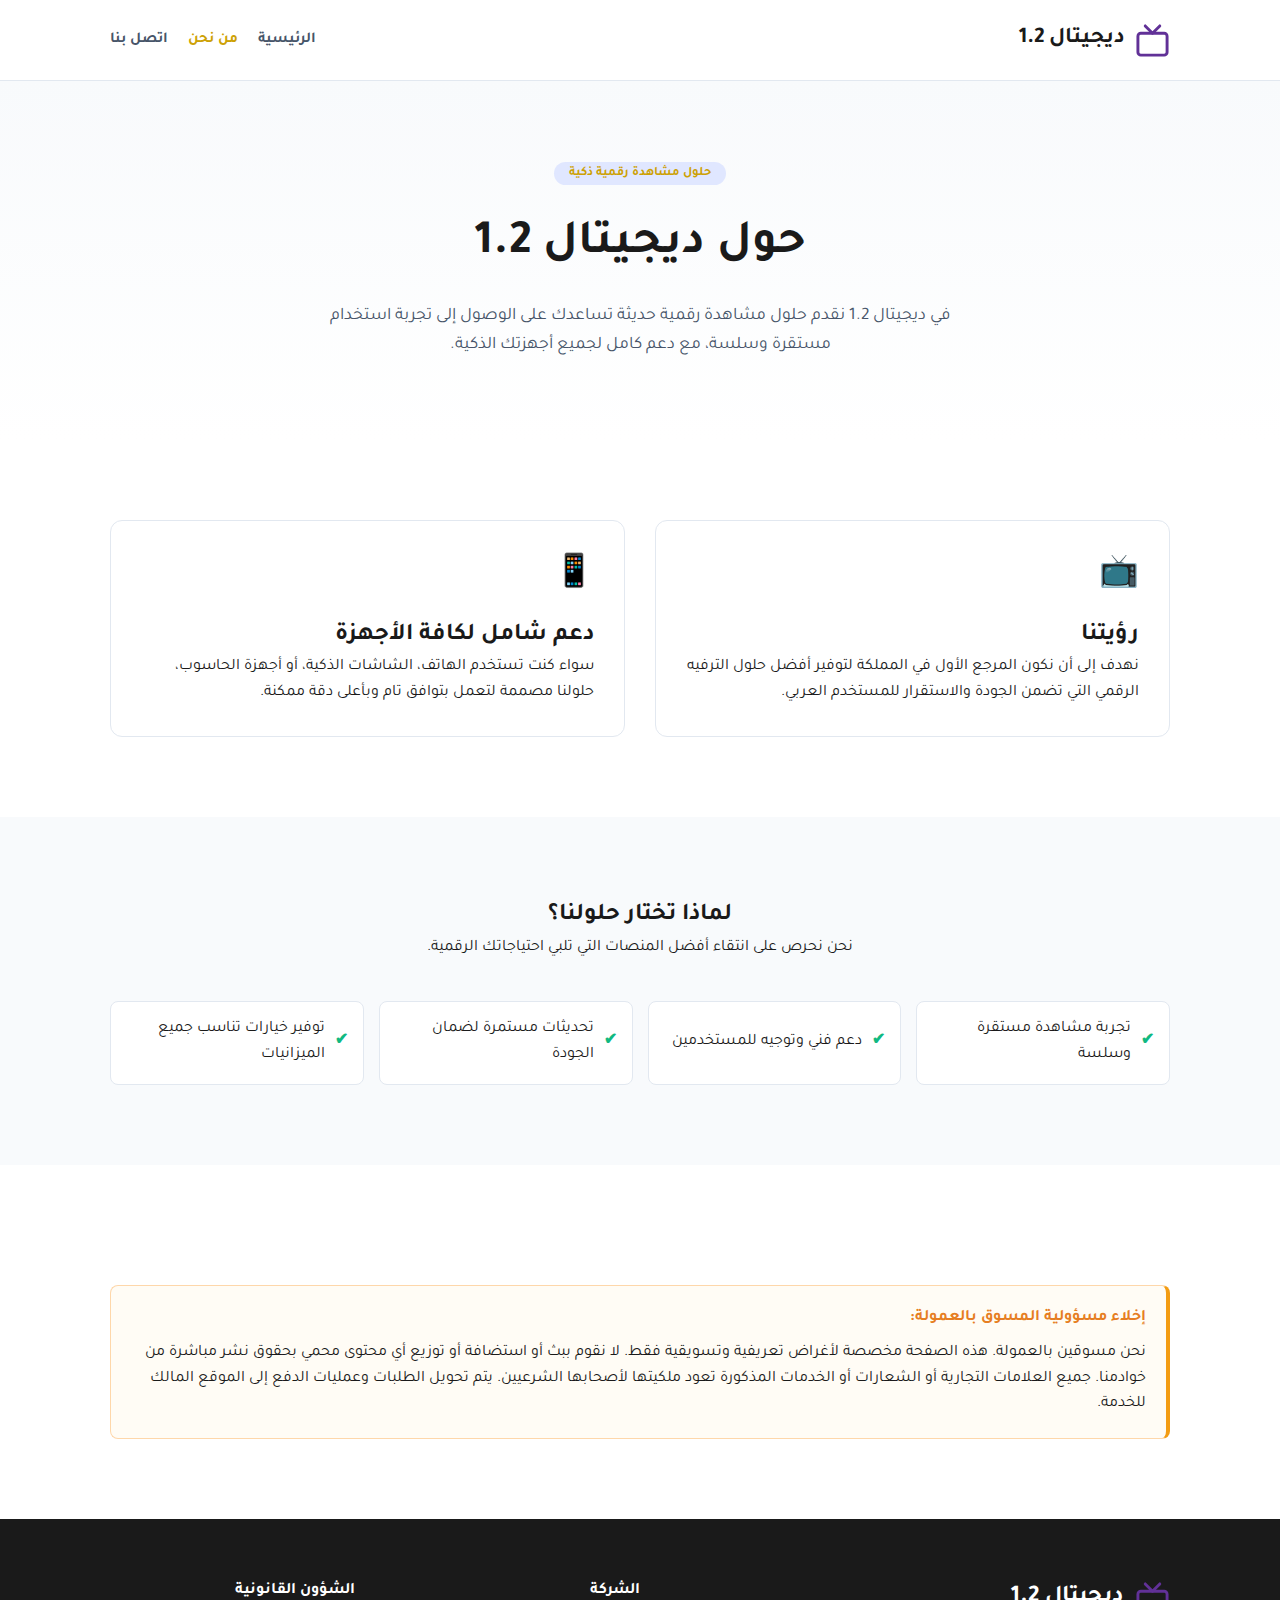
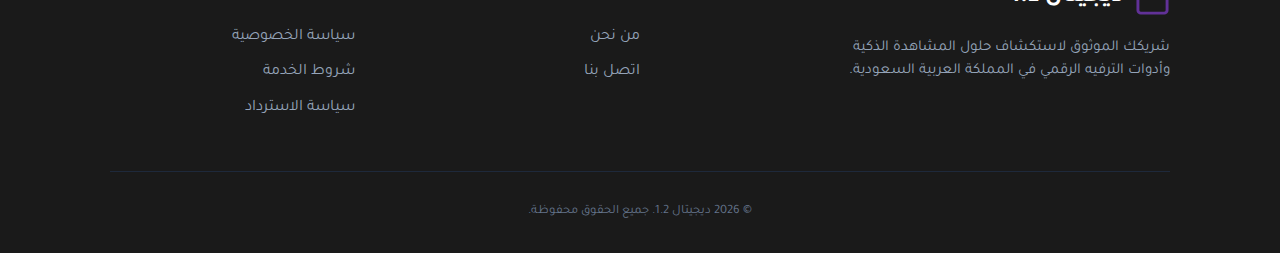
<file: pages/about-us.html>
<!DOCTYPE html>
<html lang="ar" dir="rtl">
<head>
    <meta charset="UTF-8">
    <meta name="viewport" content="width=device-width, initial-scale=1.0">
    <title>من نحن — ديجيتال 1.2</title>
    <link rel="icon" type="image/x-icon" href="../assets/Favicon.webp">
    
    <link rel="preconnect" href="https://fonts.googleapis.com">
    <link rel="preconnect" href="https://fonts.gstatic.com" crossorigin>
    <link href="https://fonts.googleapis.com/css2?family=Tajawal:wght@400;500;700;800&display=swap" rel="stylesheet">
    
    <link rel="stylesheet" href="../assets/style.css">

    <style>
        /* تطبيق خط Tajawal على كامل الصفحة */
        body {
            font-family: 'Tajawal', sans-serif !important;
        }
        h1, h2, h3, h4, .vv-logo, .vv-nav a {
            font-family: 'Tajawal', sans-serif !important;
            font-weight: 700;
        }
    </style>
</head>
<body>

<header class="vv-header">
    <div class="vv-container vv-header-inner">
        <a href="../" class="vv-logo">
            <img src="../assets/Logo.svg" alt="ديجيتال 1.2">
            <span>ديجيتال 1.2</span>
        </a>
        <nav class="vv-nav">
            <a href="../">الرئيسية</a>
            <a href="./about-us" class="active">من نحن</a>
            <a href="./contact-us">اتصل بنا</a>
        </nav>
    </div>
</header>

<main>
    <section class="vv-hero">
        <div class="vv-container">
            <span class="vv-badge">حلول مشاهدة رقمية ذكية</span>
            <h1>حول ديجيتال 1.2</h1>
            <p>في ديجيتال 1.2 نقدم حلول مشاهدة رقمية حديثة تساعدك على الوصول إلى تجربة استخدام مستقرة وسلسة، مع دعم كامل لجميع أجهزتك الذكية.</p>
        </div>
    </section>

    <section class="vv-section">
        <div class="vv-container vv-grid-2">
            <div class="vv-card-simple">
                <div class="vv-icon-box">📺</div>
                <h2>رؤيتنا</h2>
                <p>نهدف إلى أن نكون المرجع الأول في المملكة لتوفير أفضل حلول الترفيه الرقمي التي تضمن الجودة والاستقرار للمستخدم العربي.</p>
            </div>
            <div class="vv-card-simple">
                <div class="vv-icon-box">📱</div>
                <h2>دعم شامل لكافة الأجهزة</h2>
                <p>سواء كنت تستخدم الهاتف، الشاشات الذكية، أو أجهزة الحاسوب، حلولنا مصممة لتعمل بتوافق تام وبأعلى دقة ممكنة.</p>
            </div>
        </div>
    </section>

    <section class="vv-section vv-bg-light">
        <div class="vv-container">
            <div class="vv-section-header">
                <h2>لماذا تختار حلولنا؟</h2>
                <p>نحن نحرص على انتقاء أفضل المنصات التي تلبي احتياجاتك الرقمية.</p>
            </div>
            <div class="vv-features-grid">
                <div class="vv-feature-item"><span class="vv-check">✔</span><p>تجربة مشاهدة مستقرة وسلسة</p></div>
                <div class="vv-feature-item"><span class="vv-check">✔</span><p>دعم فني وتوجيه للمستخدمين</p></div>
                <div class="vv-feature-item"><span class="vv-check">✔</span><p>تحديثات مستمرة لضمان الجودة</p></div>
                <div class="vv-feature-item"><span class="vv-check">✔</span><p>توفير خيارات تناسب جميع الميزانيات</p></div>
            </div>
        </div>
    </section>

    <section class="vv-section">
        <div class="vv-container vv-narrow-content">
            <div class="vv-disclaimer" style="border-right: 4px solid #f39c12; background: #fffcf5; padding: 20px; border-radius: 8px;">
                <div class="vv-disclaimer-title" style="color: #e67e22; font-weight: bold; margin-bottom: 10px;">إخلاء مسؤولية المسوق بالعمولة:</div>
                <p>نحن مسوقين بالعمولة. هذه الصفحة مخصصة لأغراض تعريفية وتسويقية فقط. لا نقوم ببث أو استضافة أو توزيع أي محتوى محمي بحقوق نشر مباشرة من خوادمنا. جميع العلامات التجارية أو الشعارات أو الخدمات المذكورة تعود ملكيتها لأصحابها الشرعيين. يتم تحويل الطلبات وعمليات الدفع إلى الموقع المالك للخدمة.</p>
            </div>
        </div>
    </section>
</main>

<footer class="vv-footer">
    <div class="vv-container vv-footer-inner">
        <div class="vv-footer-grid">
            <div class="vv-footer-main">
                <div class="vv-footer-brand">
                    <img src="../assets/Logo.svg" alt="شعار ديجيتال 1.2"> 
                    <span>ديجيتال 1.2</span>
                </div>
                <p class="vv-footer-text">شريكك الموثوق لاستكشاف حلول المشاهدة الذكية وأدوات الترفيه الرقمي في المملكة العربية السعودية.</p>
            </div>
            <div class="vv-footer-col">
                <h4>الشركة</h4>
                <a href="./about-us">من نحن</a>
                <a href="./contact-us">اتصل بنا</a>
            </div>
            <div class="vv-footer-col">
                <h4>الشؤون القانونية</h4>
                <a href="./privacy-policy">سياسة الخصوصية</a>
                <a href="./terms-of-service">شروط الخدمة</a>
                <a href="./refund-policy">سياسة الاسترداد</a>
            </div>
        </div>
        <div class="vv-footer-bottom">
            © 2026 ديجيتال 1.2. جميع الحقوق محفوظة.
        </div>
    </div>
</footer>

</body>
</html>
</file>
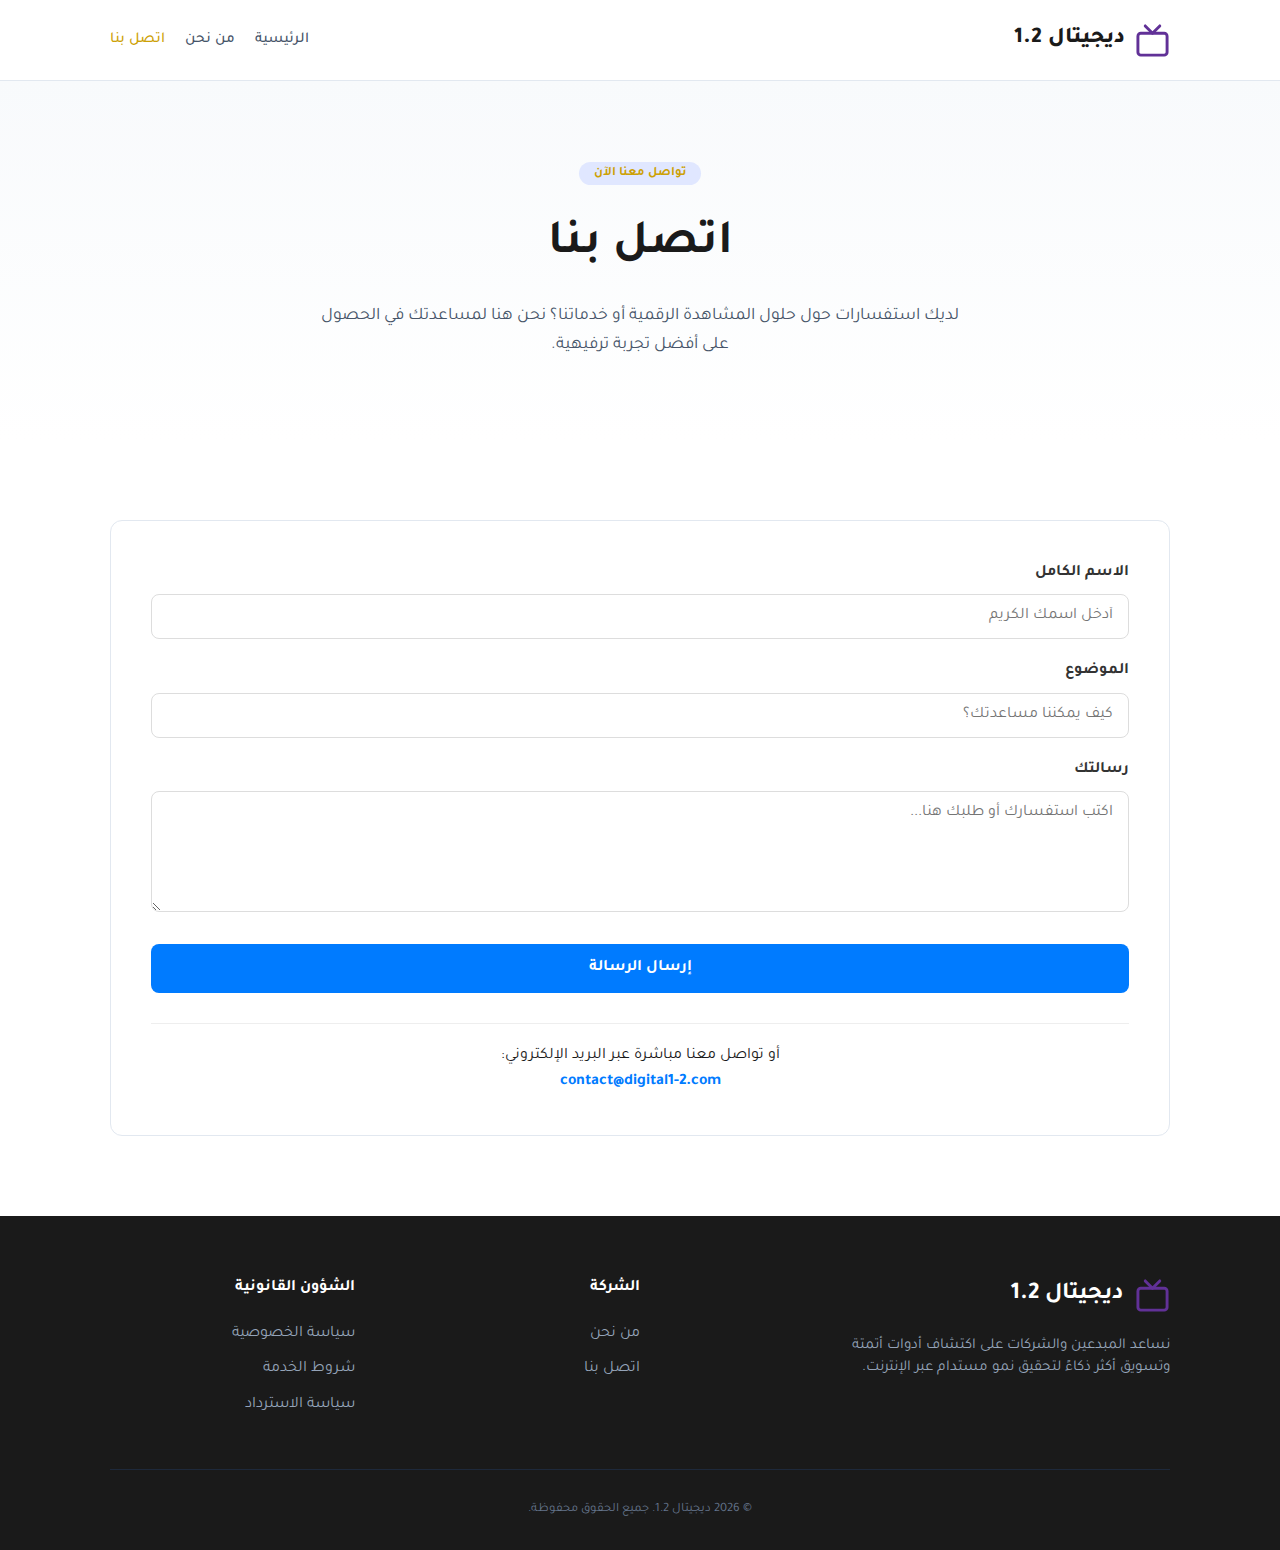
<file: pages/contact-us.html>
<!DOCTYPE html>
<html lang="ar" dir="rtl">
<head>
    <meta charset="UTF-8">
    <meta name="viewport" content="width=device-width, initial-scale=1.0">
    <title>اتصل بنا — ديجيتال 1.2</title>
    <link rel="icon" type="image/x-icon" href="../assets/Favicon.webp">
    
    <link rel="preconnect" href="https://fonts.googleapis.com">
    <link rel="preconnect" href="https://fonts.gstatic.com" crossorigin>
    <link href="https://fonts.googleapis.com/css2?family=Tajawal:wght@400;500;700;800&display=swap" rel="stylesheet">
    
    <link rel="stylesheet" href="../assets/style.css">
    
    <style>
        /* تطبيق خط Tajawal على كامل الصفحة */
        body {
            font-family: 'Tajawal', sans-serif !important;
        }

        /* تنسيقات إضافية مخصصة للفورم لجعله جذاباً */
        .vv-form-group { margin-bottom: 20px; text-align: right; }
        .vv-form-group label { display: block; margin-bottom: 8px; font-weight: 600; color: #333; }
        .vv-input { 
            width: 100%; padding: 12px 15px; border: 1px solid #ddd; border-radius: 8px; 
            font-size: 16px; transition: border-color 0.3s ease; box-sizing: border-box;
            font-family: 'Tajawal', sans-serif;
        }
        .vv-input:focus { border-color: #007bff; outline: none; box-shadow: 0 0 5px rgba(0,123,255,0.1); }
        .vv-submit-btn {
            background: #007bff; color: white; border: none; padding: 15px 30px; 
            border-radius: 8px; font-size: 16px; font-weight: 600; cursor: pointer; 
            width: 100%; transition: background 0.3s ease;
            font-family: 'Tajawal', sans-serif;
        }
        .vv-submit-btn:hover { background: #0056b3; }
        
        #success-message {
            display: none; background: #d4edda; color: #155724; padding: 15px;
            border-radius: 8px; margin-top: 20px; text-align: center; border: 1px solid #c3e6cb;
        }
        .vv-contact-info { margin-top: 30px; padding-top: 20px; border-top: 1px solid #eee; text-align: center; }
        .vv-contact-email { color: #007bff; font-weight: 700; text-decoration: none; }
    </style>
</head>
<body>

<header class="vv-header">
    <div class="vv-container vv-header-inner">
        <a href="../" class="vv-logo">
            <img src="../assets/Logo.svg" alt="شعار ديجيتال 1.2">
            <span>ديجيتال 1.2</span>
        </a>
        <nav class="vv-nav">
            <a href="../">الرئيسية</a>
            <a href="./about-us">من نحن</a>
            <a href="./contact-us" class="active">اتصل بنا</a>
        </nav>
    </div>
</header>

<main>
    <section class="vv-hero">
        <div class="vv-container">
            <span class="vv-badge">تواصل معنا الآن</span>
            <h1>اتصل بنا</h1>
            <p>لديك استفسارات حول حلول المشاهدة الرقمية أو خدماتنا؟ نحن هنا لمساعدتك في الحصول على أفضل تجربة ترفيهية.</p>
        </div>
    </section>

    <section class="vv-section">
        <div class="vv-container vv-narrow-content">
            <div class="vv-card-simple" style="padding: 40px;">
                
                <form id="contactForm" onsubmit="handleFormSubmit(event)">
                    <div class="vv-form-group">
                        <label for="name">الاسم الكامل</label>
                        <input type="text" id="name" class="vv-input" placeholder="أدخل اسمك الكريم" required>
                    </div>
                    
                    <div class="vv-form-group">
                        <label for="subject">الموضوع</label>
                        <input type="text" id="subject" class="vv-input" placeholder="كيف يمكننا مساعدتك؟" required>
                    </div>
                    
                    <div class="vv-form-group">
                        <label for="message">رسالتك</label>
                        <textarea id="message" class="vv-input" rows="5" placeholder="اكتب استفسارك أو طلبك هنا..." required></textarea>
                    </div>
                    
                    <button type="submit" id="submitBtn" class="vv-submit-btn">إرسال الرسالة</button>
                </form>

                <div id="success-message">
                    ✅ شكرًا لك! تم إرسال رسالتك بنجاح. سنقوم بالرد عليك في أقرب وقت ممكن.
                </div>

                <div class="vv-contact-info">
                    <p>أو تواصل معنا مباشرة عبر البريد الإلكتروني:</p>
                    <a href="mailto:digital1-2.com" class="vv-contact-email">contact@digital1-2.com</a>
                </div>

            </div>
        </div>
    </section>
</main>

<footer class="vv-footer">
    <div class="vv-container vv-footer-inner">
        <div class="vv-footer-grid">
            <div class="vv-footer-main">
                <div class="vv-footer-brand">
                    <img src="../assets/Logo.svg" alt="شعار ديجيتال 1.2"> 
                    <span>ديجيتال 1.2</span>
                </div>
                <p class="vv-footer-text">نساعد المبدعين والشركات على اكتشاف أدوات أتمتة وتسويق أكثر ذكاءً لتحقيق نمو مستدام عبر الإنترنت.</p>
            </div>
            <div class="vv-footer-col">
                <h4>الشركة</h4>
                <a href="./about-us">من نحن</a>
                <a href="./contact-us" class="active">اتصل بنا</a>
            </div>
            <div class="vv-footer-col">
                <h4>الشؤون القانونية</h4>
                <a href="./privacy-policy">سياسة الخصوصية</a>
                <a href="./terms-of-service">شروط الخدمة</a>
                <a href="./refund-policy">سياسة الاسترداد</a>
            </div>
        </div>
        <div class="vv-footer-bottom">
            © 2026 ديجيتال 1.2. جميع الحقوق محفوظة.
        </div>
    </div>
</footer>

<script>
    function handleFormSubmit(event) {
        event.preventDefault(); // منع الصفحة من إعادة التحميل
        
        const btn = document.getElementById('submitBtn');
        const form = document.getElementById('contactForm');
        const successMsg = document.getElementById('success-message');
        
        // تغيير حالة الزر أثناء "الإرسال" باللغة العربية
        btn.innerHTML = 'جاري الإرسال...';
        btn.style.opacity = '0.7';
        btn.disabled = true;

        // مهلة بسيطة (أقل من ثانية) لمحاكاة الإرسال
        setTimeout(() => {
            form.style.display = 'none'; // إخفاء الفورم
            successMsg.style.display = 'block'; // إظهار رسالة النجاح
        }, 800);
    }
</script>

</body>

</html>
</file>
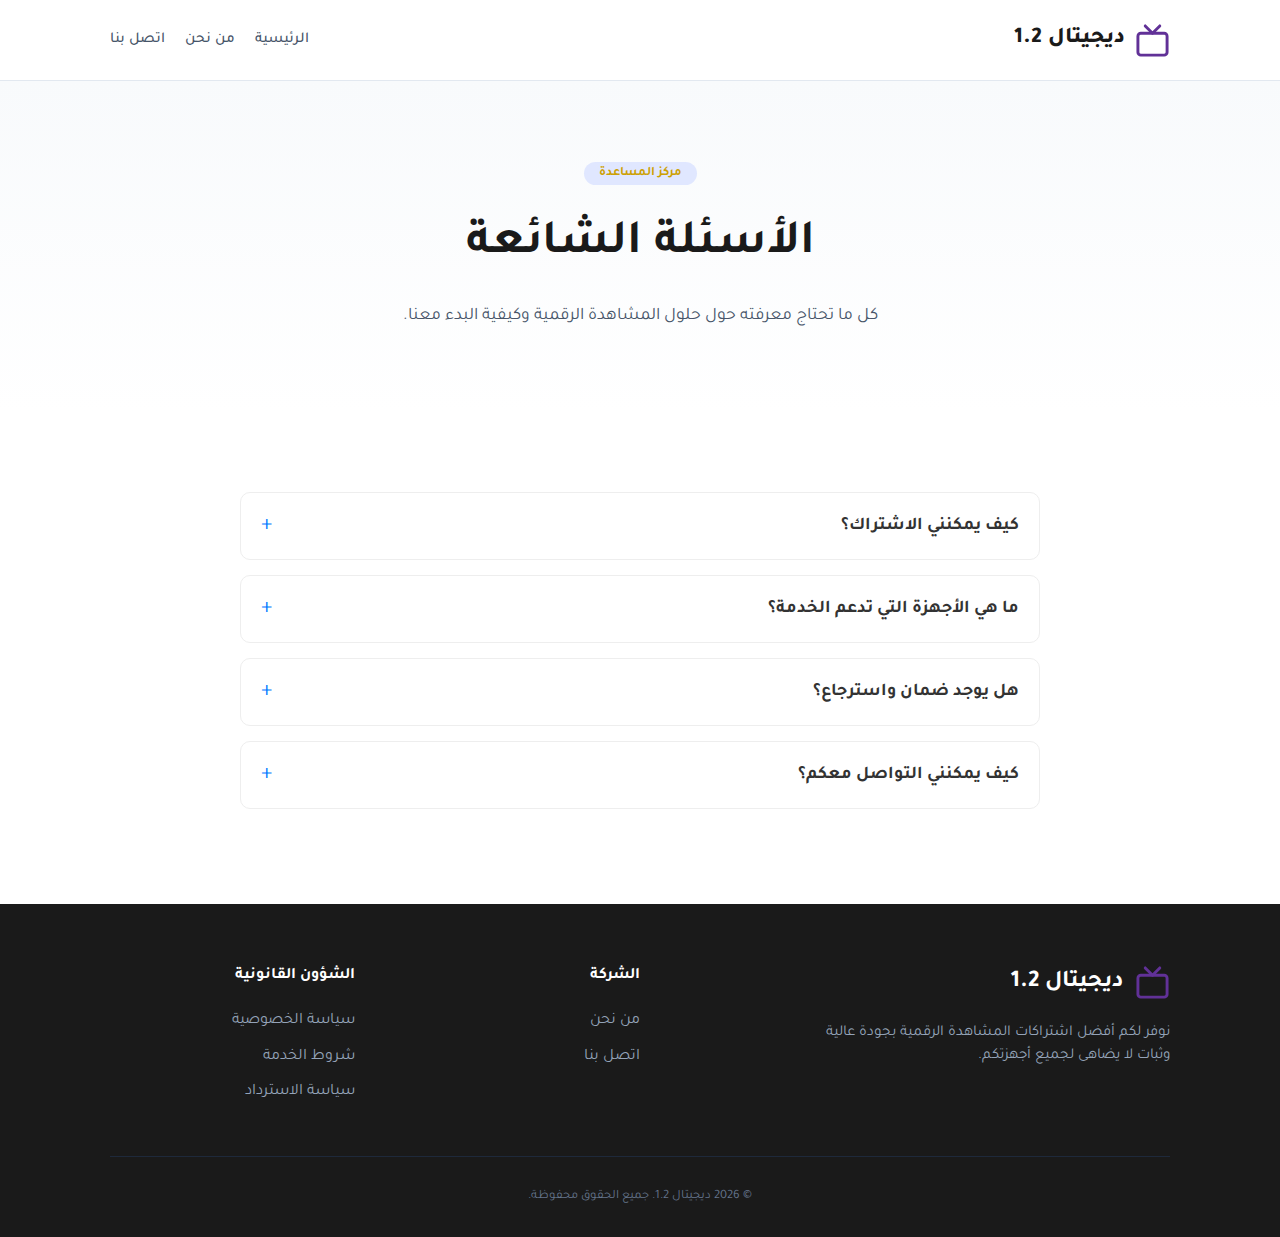
<file: pages/faq.html>
<!DOCTYPE html>
<html lang="ar" dir="rtl">
<head>
    <meta charset="UTF-8">
    <meta name="viewport" content="width=device-width, initial-scale=1.0">
    <title>الأسئلة الشائعة — ديجيتال 1.2</title>
    <link rel="icon" type="image/x-icon" href="../assets/Favicon.webp">
    
    <link rel="preconnect" href="https://fonts.googleapis.com">
    <link rel="preconnect" href="https://fonts.gstatic.com" crossorigin>
    <link href="https://fonts.googleapis.com/css2?family=Tajawal:wght@400;500;700;800&display=swap" rel="stylesheet">
    
    <link rel="stylesheet" href="../assets/style.css">
    
    <style>
        body {
            font-family: 'Tajawal', sans-serif !important;
        }

        .vv-faq-container {
            max-width: 800px;
            margin: 0 auto;
        }

        .vv-faq-item {
            background: #fff;
            border: 1px solid #eee;
            border-radius: 10px;
            margin-bottom: 15px;
            overflow: hidden;
            transition: all 0.3s ease;
        }

        .vv-faq-item.active {
            border-color: #007bff;
            box-shadow: 0 4px 12px rgba(0,0,0,0.05);
        }

        .vv-faq-question {
            width: 100%;
            background: none;
            border: none;
            display: flex;
            justify-content: space-between;
            align-items: center;
            padding: 20px;
            cursor: pointer;
            text-align: right;
            font-family: 'Tajawal', sans-serif;
            font-size: 18px;
            font-weight: 700;
            color: #333;
            outline: none;
        }

        .vv-faq-question:hover {
            background-color: #fafafa;
        }

        .vv-faq-icon {
            font-size: 22px;
            font-weight: 400;
            color: #007bff;
            transition: transform 0.3s ease;
            display: inline-block;
            margin-right: 15px; /* مسافة بسيطة من النص في حالة الـ RTL */
        }

        .vv-faq-item.active .vv-faq-icon {
            transform: rotate(45deg);
        }

        .vv-faq-answer {
            max-height: 0;
            overflow: hidden;
            transition: max-height 0.4s cubic-bezier(0.4, 0, 0.2, 1);
            background-color: #fff;
        }

        .vv-faq-item.active .vv-faq-answer {
            max-height: 500px; /* سعة كافية للنص */
        }

        .vv-faq-answer-inner {
            padding: 0 20px 20px 20px;
            color: #555;
            line-height: 1.8;
            font-size: 16px;
        }
    </style>
</head>
<body>

<header class="vv-header">
    <div class="vv-container vv-header-inner">
        <a href="../" class="vv-logo">
            <img src="../assets/Logo.svg" alt="ديجيتال 1.2">
            <span>ديجيتال 1.2</span>
        </a>
        <nav class="vv-nav">
            <a href="../">الرئيسية</a>
            <a href="./about-us">من نحن</a>
            <a href="./contact-us">اتصل بنا</a>
        </nav>
    </div>
</header>

<main>
    <section class="vv-hero">
        <div class="vv-container">
            <span class="vv-badge">مركز المساعدة</span>
            <h1>الأسئلة الشائعة</h1>
            <p>كل ما تحتاج معرفته حول حلول المشاهدة الرقمية وكيفية البدء معنا.</p>
        </div>
    </section>

    <section class="vv-section">
        <div class="vv-container vv-narrow-content">
            <div class="vv-faq-container">
                
                <div class="vv-faq-item">
                    <button class="vv-faq-question">
                        <span>كيف يمكنني الاشتراك؟</span>
                        <span class="vv-faq-icon">+</span>
                    </button>
                    <div class="vv-faq-answer">
                        <div class="vv-faq-answer-inner">
                            <p>عملية الاشتراك سهلة للغاية. قم بالنقر على زر "استكشاف الخيارات المتاحة" في أعلى الصفحة أو "اشترك الآن"، وسينقلك ذلك إلى المتجر الرسمي حيث يمكنك اختيار الباقة المناسبة لك وإتمام عملية الدفع بأمان.</p>
                        </div>
                    </div>
                </div>

                <div class="vv-faq-item">
                    <button class="vv-faq-question">
                        <span>ما هي الأجهزة التي تدعم الخدمة؟</span>
                        <span class="vv-faq-icon">+</span>
                    </button>
                    <div class="vv-faq-answer">
                        <div class="vv-faq-answer-inner">
                            <p>خدمتنا تدعم مجموعة واسعة من الأجهزة بما في ذلك: شاشات التلفزيون الذكية (Smart TV)، أجهزة أندرويد بوكس، الهواتف الذكية (أندرويد و آيفون)، الأجهزة اللوحية (آيباد وتابلت)، وأجهزة الكمبيوتر (ويندوز وماك).</p>
                        </div>
                    </div>
                </div>

                <div class="vv-faq-item">
                    <button class="vv-faq-question">
                        <span>هل يوجد ضمان واسترجاع؟</span>
                        <span class="vv-faq-icon">+</span>
                    </button>
                    <div class="vv-faq-answer">
                        <div class="vv-faq-answer-inner">
                            <p>نعم، موقع ديجيتال 1.2 يضمن لك جودة الخدمة. في حالة واجهت مشكلة تقنية لا يمكن حلها أو لم تكن راضياً عن الخدمة وفقاً للشروط، يمكنك استرجاع أموالك. يرجى زيارة صفحة "سياسة الاسترداد" في تذييل الموقع لمزيد من التفاصيل.</p>
                        </div>
                    </div>
                </div>

                <div class="vv-faq-item">
                    <button class="vv-faq-question">
                        <span>كيف يمكنني التواصل معكم؟</span>
                        <span class="vv-faq-icon">+</span>
                    </button>
                    <div class="vv-faq-answer">
                        <div class="vv-faq-answer-inner">
                            <p>يمكنك التواصل معنا عبر البريد الإلكتروني الموضح في أسفل الصفحة (<a href="mailto:contact@digital1-2.com" style="color:#007bff; text-decoration: none;">ontact@digital1-2.com</a>) وسيقوم فريق الدعم بالرد عليك في أقرب وقت ممكن.</p>
                        </div>
                    </div>
                </div>

            </div>
        </div>
    </section>
</main>

<footer class="vv-footer">
    <div class="vv-container vv-footer-inner">
        <div class="vv-footer-grid">
            <div class="vv-footer-main">
                <div class="vv-footer-brand">
                    <img src="../assets/Logo.svg" alt="شعار ديجيتال 1.2"> 
                    <span>ديجيتال 1.2</span>
                </div>
                <p class="vv-footer-text">نوفر لكم أفضل اشتراكات المشاهدة الرقمية بجودة عالية وثبات لا يضاهى لجميع أجهزتكم.</p>
            </div>
            <div class="vv-footer-col">
                <h4>الشركة</h4>
                <a href="./about-us">من نحن</a>
                <a href="./contact-us">اتصل بنا</a>
            </div>
            <div class="vv-footer-col">
                <h4>الشؤون القانونية</h4>
                <a href="./privacy-policy">سياسة الخصوصية</a>
                <a href="./terms-of-service">شروط الخدمة</a>
                <a href="./refund-policy">سياسة الاسترداد</a>
            </div>
        </div>
        <div class="vv-footer-bottom">
            © 2026 ديجيتال 1.2. جميع الحقوق محفوظة.
        </div>
    </div>
</footer>

<script>
    document.addEventListener('DOMContentLoaded', () => {
        const faqButtons = document.querySelectorAll('.vv-faq-question');
        
        faqButtons.forEach(button => {
            button.addEventListener('click', () => {
                const faqItem = button.parentElement;
                
                // إغلاق أي سؤال آخر مفتوح
                document.querySelectorAll('.vv-faq-item').forEach(item => {
                    if (item !== faqItem) {
                        item.classList.remove('active');
                    }
                });

                // تبديل حالة السؤال الحالي
                faqItem.classList.toggle('active');
            });
        });
    });
</script>

</body>

</html>
</file>
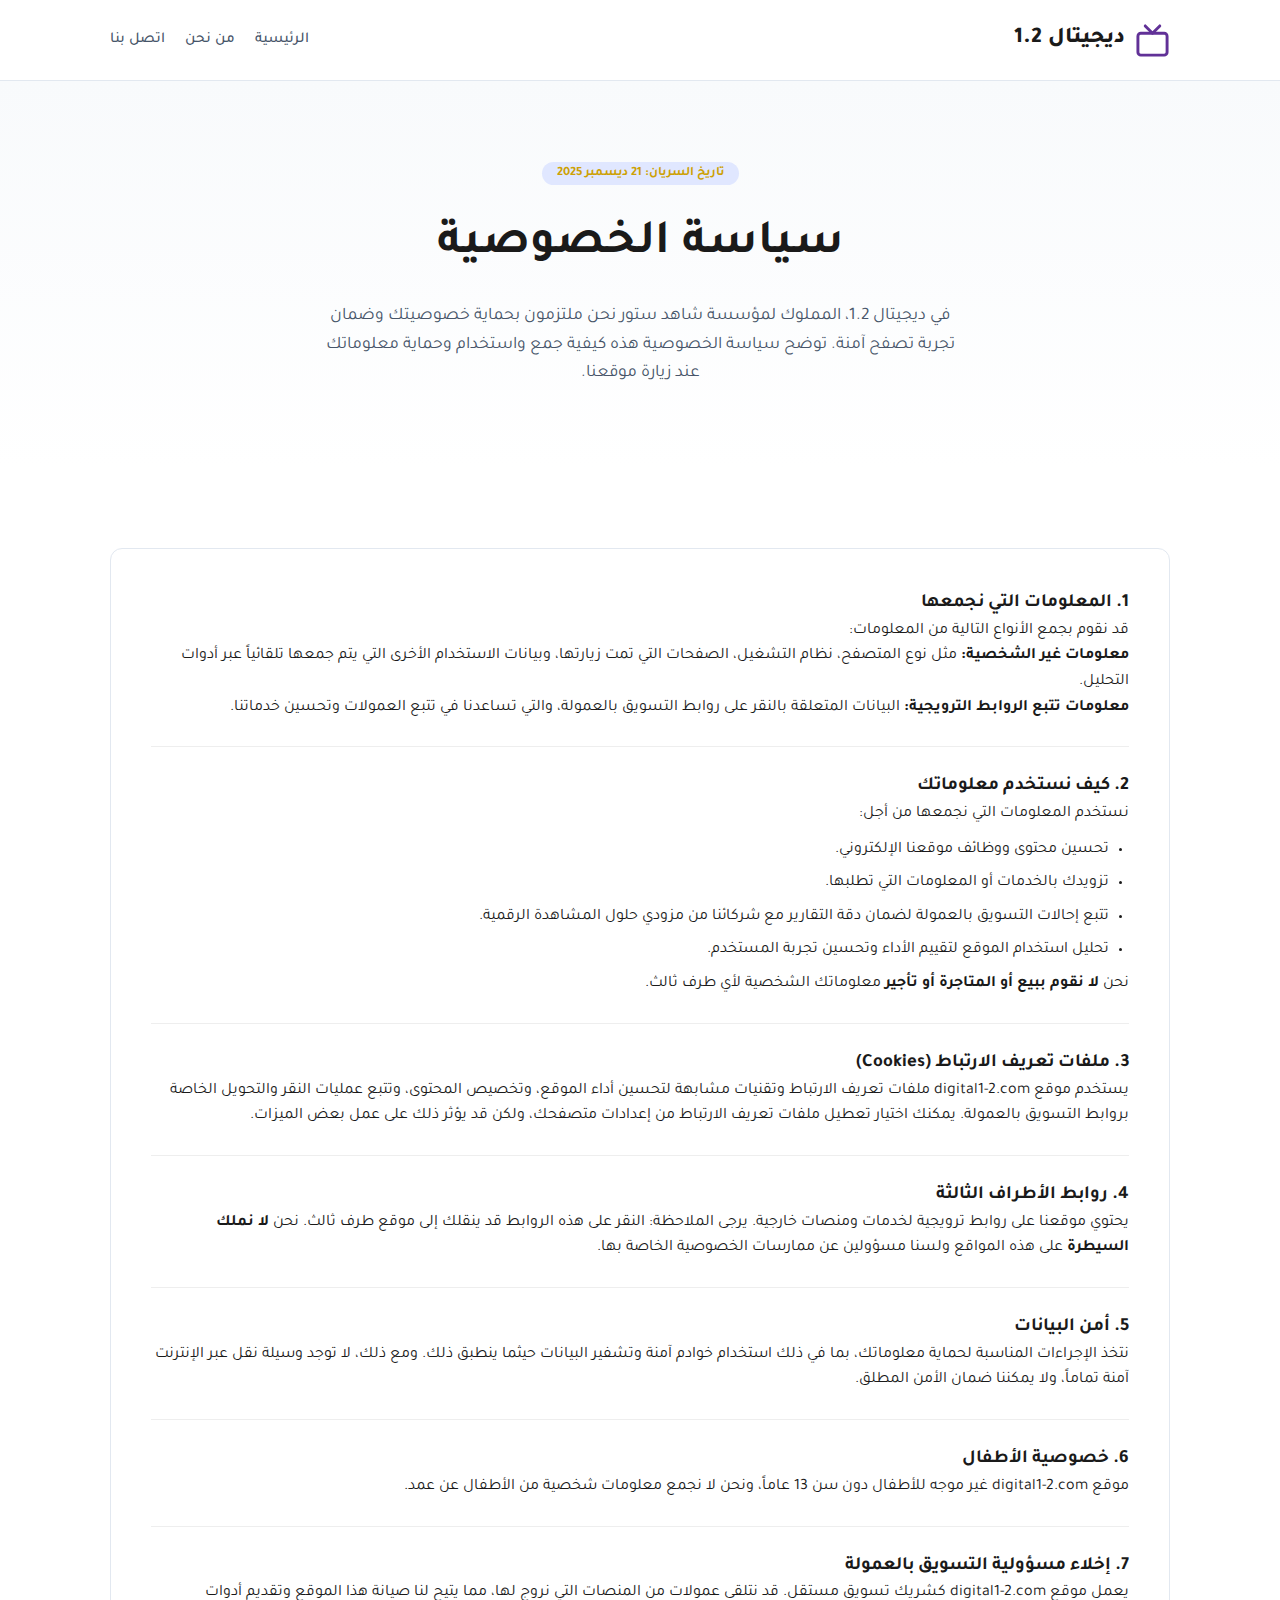
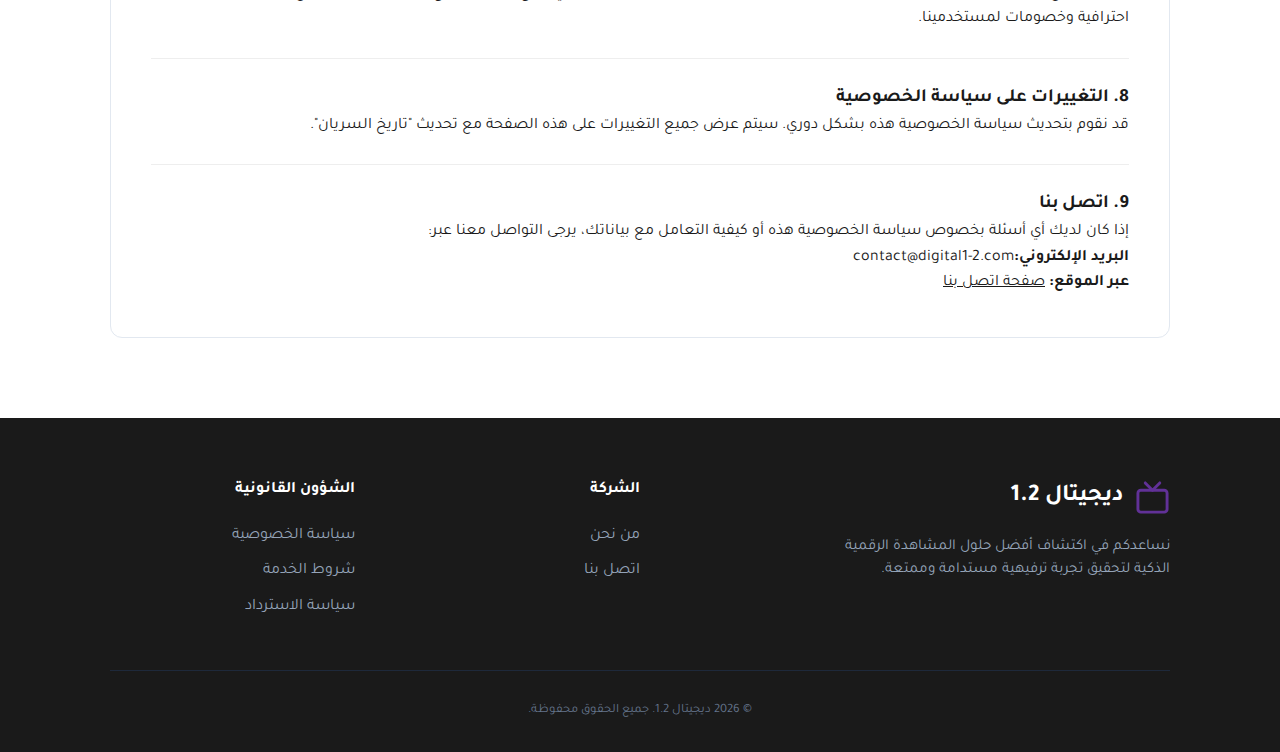
<file: pages/privacy-policy.html>
<!DOCTYPE html>
<html lang="ar" dir="rtl">
<head>
    <meta charset="UTF-8">
    <meta name="viewport" content="width=device-width, initial-scale=1.0">
    <title>سياسة الخصوصية — ديجيتال 1.2</title>
    <link rel="icon" type="image/x-icon" href="../assets/Favicon.webp">
    
    <link rel="preconnect" href="https://fonts.googleapis.com">
    <link rel="preconnect" href="https://fonts.gstatic.com" crossorigin>
    <link href="https://fonts.googleapis.com/css2?family=Tajawal:wght@400;500;700;800&display=swap" rel="stylesheet">
    
    <link rel="stylesheet" href="../assets/style.css">
    <style>
        /* تطبيق خط Tajawal */
        body {
            font-family: 'Tajawal', sans-serif !important;
        }
        h1, h2, h3, h4, .vv-logo, .vv-nav a {
            font-family: 'Tajawal', sans-serif !important;
        }
        /* ضبط القوائم للغة العربية */
        .vv-text-block ul {
            margin-right: 20px;
            margin-left: 0;
            margin-top: 10px;
        }
        .vv-text-block li {
            margin-bottom: 8px;
        }
    </style>
</head>
<body>

<header class="vv-header">
    <div class="vv-container vv-header-inner">
        <a href="../" class="vv-logo">
            <img src="../assets/Logo.svg" alt="شعار ديجيتال 1.2">
            <span>ديجيتال 1.2</span>
        </a>
        <nav class="vv-nav">
            <a href="../">الرئيسية</a>
            <a href="./about-us">من نحن</a>
            <a href="./contact-us">اتصل بنا</a>
        </nav>
    </div>
</header>

<main>
    <section class="vv-hero">
        <div class="vv-container">
            <span class="vv-badge">تاريخ السريان: 21 ديسمبر 2025</span>
            <h1>سياسة الخصوصية</h1>
            <p>في ديجيتال 1.2، المملوك لمؤسسة شاهد ستور نحن ملتزمون بحماية خصوصيتك وضمان تجربة تصفح آمنة. توضح سياسة الخصوصية هذه كيفية جمع واستخدام وحماية معلوماتك عند زيارة موقعنا.</p>
        </div>
    </section>

    <section class="vv-section">
        <div class="vv-container vv-narrow-content">
            <div class="vv-card-simple" style="text-align: right; padding: 40px;">
                
                <div class="vv-text-block">
                    <h3>1. المعلومات التي نجمعها</h3>
                    <p>قد نقوم بجمع الأنواع التالية من المعلومات: <br>
                    <strong>معلومات غير الشخصية:</strong> مثل نوع المتصفح، نظام التشغيل، الصفحات التي تمت زيارتها، وبيانات الاستخدام الأخرى التي يتم جمعها تلقائياً عبر أدوات التحليل.<br>
                    <strong>معلومات تتبع الروابط الترويجية:</strong> البيانات المتعلقة بالنقر على روابط التسويق بالعمولة، والتي تساعدنا في تتبع العمولات وتحسين خدماتنا.</p>

                    <hr style="margin: 25px 0; border: 0; border-top: 1px solid #eee;">

                    <h3>2. كيف نستخدم معلوماتك</h3>
                    <p>نستخدم المعلومات التي نجمعها من أجل:
                    <ul>
                        <li>تحسين محتوى ووظائف موقعنا الإلكتروني.</li>
                        <li>تزويدك بالخدمات أو المعلومات التي تطلبها.</li>
                        <li>تتبع إحالات التسويق بالعمولة لضمان دقة التقارير مع شركائنا من مزودي حلول المشاهدة الرقمية.</li>
                        <li>تحليل استخدام الموقع لتقييم الأداء وتحسين تجربة المستخدم.</li>
                    </ul>
                    نحن <strong>لا نقوم ببيع أو المتاجرة أو تأجير</strong> معلوماتك الشخصية لأي طرف ثالث.</p>

                    <hr style="margin: 25px 0; border: 0; border-top: 1px solid #eee;">

                    <h3>3. ملفات تعريف الارتباط (Cookies)</h3>
                    <p>يستخدم موقع digital1-2.com ملفات تعريف الارتباط وتقنيات مشابهة لتحسين أداء الموقع، وتخصيص المحتوى، وتتبع عمليات النقر والتحويل الخاصة بروابط التسويق بالعمولة. يمكنك اختيار تعطيل ملفات تعريف الارتباط من إعدادات متصفحك، ولكن قد يؤثر ذلك على عمل بعض الميزات.</p>

                    <hr style="margin: 25px 0; border: 0; border-top: 1px solid #eee;">

                    <h3>4. روابط الأطراف الثالثة</h3>
                    <p>يحتوي موقعنا على روابط ترويجية لخدمات ومنصات خارجية. يرجى الملاحظة: النقر على هذه الروابط قد ينقلك إلى موقع طرف ثالث. نحن <strong>لا نملك السيطرة</strong> على هذه المواقع ولسنا مسؤولين عن ممارسات الخصوصية الخاصة بها.</p>

                    <hr style="margin: 25px 0; border: 0; border-top: 1px solid #eee;">

                    <h3>5. أمن البيانات</h3>
                    <p>نتخذ الإجراءات المناسبة لحماية معلوماتك، بما في ذلك استخدام خوادم آمنة وتشفير البيانات حيثما ينطبق ذلك. ومع ذلك، لا توجد وسيلة نقل عبر الإنترنت آمنة تماماً، ولا يمكننا ضمان الأمن المطلق.</p>

                    <hr style="margin: 25px 0; border: 0; border-top: 1px solid #eee;">

                    <h3>6. خصوصية الأطفال</h3>
                    <p>موقع digital1-2.com غير موجه للأطفال دون سن 13 عاماً، ونحن لا نجمع معلومات شخصية من الأطفال عن عمد.</p>

                    <hr style="margin: 25px 0; border: 0; border-top: 1px solid #eee;">

                    <h3>7. إخلاء مسؤولية التسويق بالعمولة</h3>
                    <p>يعمل موقع digital1-2.com كشريك تسويق مستقل. قد نتلقى عمولات من المنصات التي نروج لها، مما يتيح لنا صيانة هذا الموقع وتقديم أدوات احترافية وخصومات لمستخدمينا.</p>

                    <hr style="margin: 25px 0; border: 0; border-top: 1px solid #eee;">

                    <h3>8. التغييرات على سياسة الخصوصية</h3>
                    <p>قد نقوم بتحديث سياسة الخصوصية هذه بشكل دوري. سيتم عرض جميع التغييرات على هذه الصفحة مع تحديث "تاريخ السريان".</p>

                    <hr style="margin: 25px 0; border: 0; border-top: 1px solid #eee;">

                    <h3>9. اتصل بنا</h3>
                    <p>إذا كان لديك أي أسئلة بخصوص سياسة الخصوصية هذه أو كيفية التعامل مع بياناتك، يرجى التواصل معنا عبر:<br>
                    <strong>البريد الإلكتروني:</strong>contact@digital1-2.com<br>
                    <strong>عبر الموقع:</strong> <a href="./contact-us" style="color: inherit; text-decoration: underline;">صفحة اتصل بنا</a></p>
                </div>

            </div>
        </div>
    </section>
</main>

<footer class="vv-footer">
    <div class="vv-container vv-footer-inner">
        <div class="vv-footer-grid">
            <div class="vv-footer-main">
                <div class="vv-footer-brand">
                    <img src="../assets/Logo.svg" alt="شعار ديجيتال 1.2"> 
                    <span>ديجيتال 1.2</span>
                </div>
                <p class="vv-footer-text">نساعدكم في اكتشاف أفضل حلول المشاهدة الرقمية الذكية لتحقيق تجربة ترفيهية مستدامة وممتعة.</p>
            </div>
            <div class="vv-footer-col">
                <h4>الشركة</h4>
                <a href="./about-us">من نحن</a>
                <a href="./contact-us">اتصل بنا</a>
            </div>
            <div class="vv-footer-col">
                <h4>الشؤون القانونية</h4>
                <a href="./privacy-policy" class="active">سياسة الخصوصية</a>
                <a href="./terms-of-service">شروط الخدمة</a>
                <a href="./refund-policy">سياسة الاسترداد</a>
            </div>
        </div>
        <div class="vv-footer-bottom">
            © 2026 ديجيتال 1.2. جميع الحقوق محفوظة.
        </div>
    </div>
</footer>

</body>

</html>
</file>
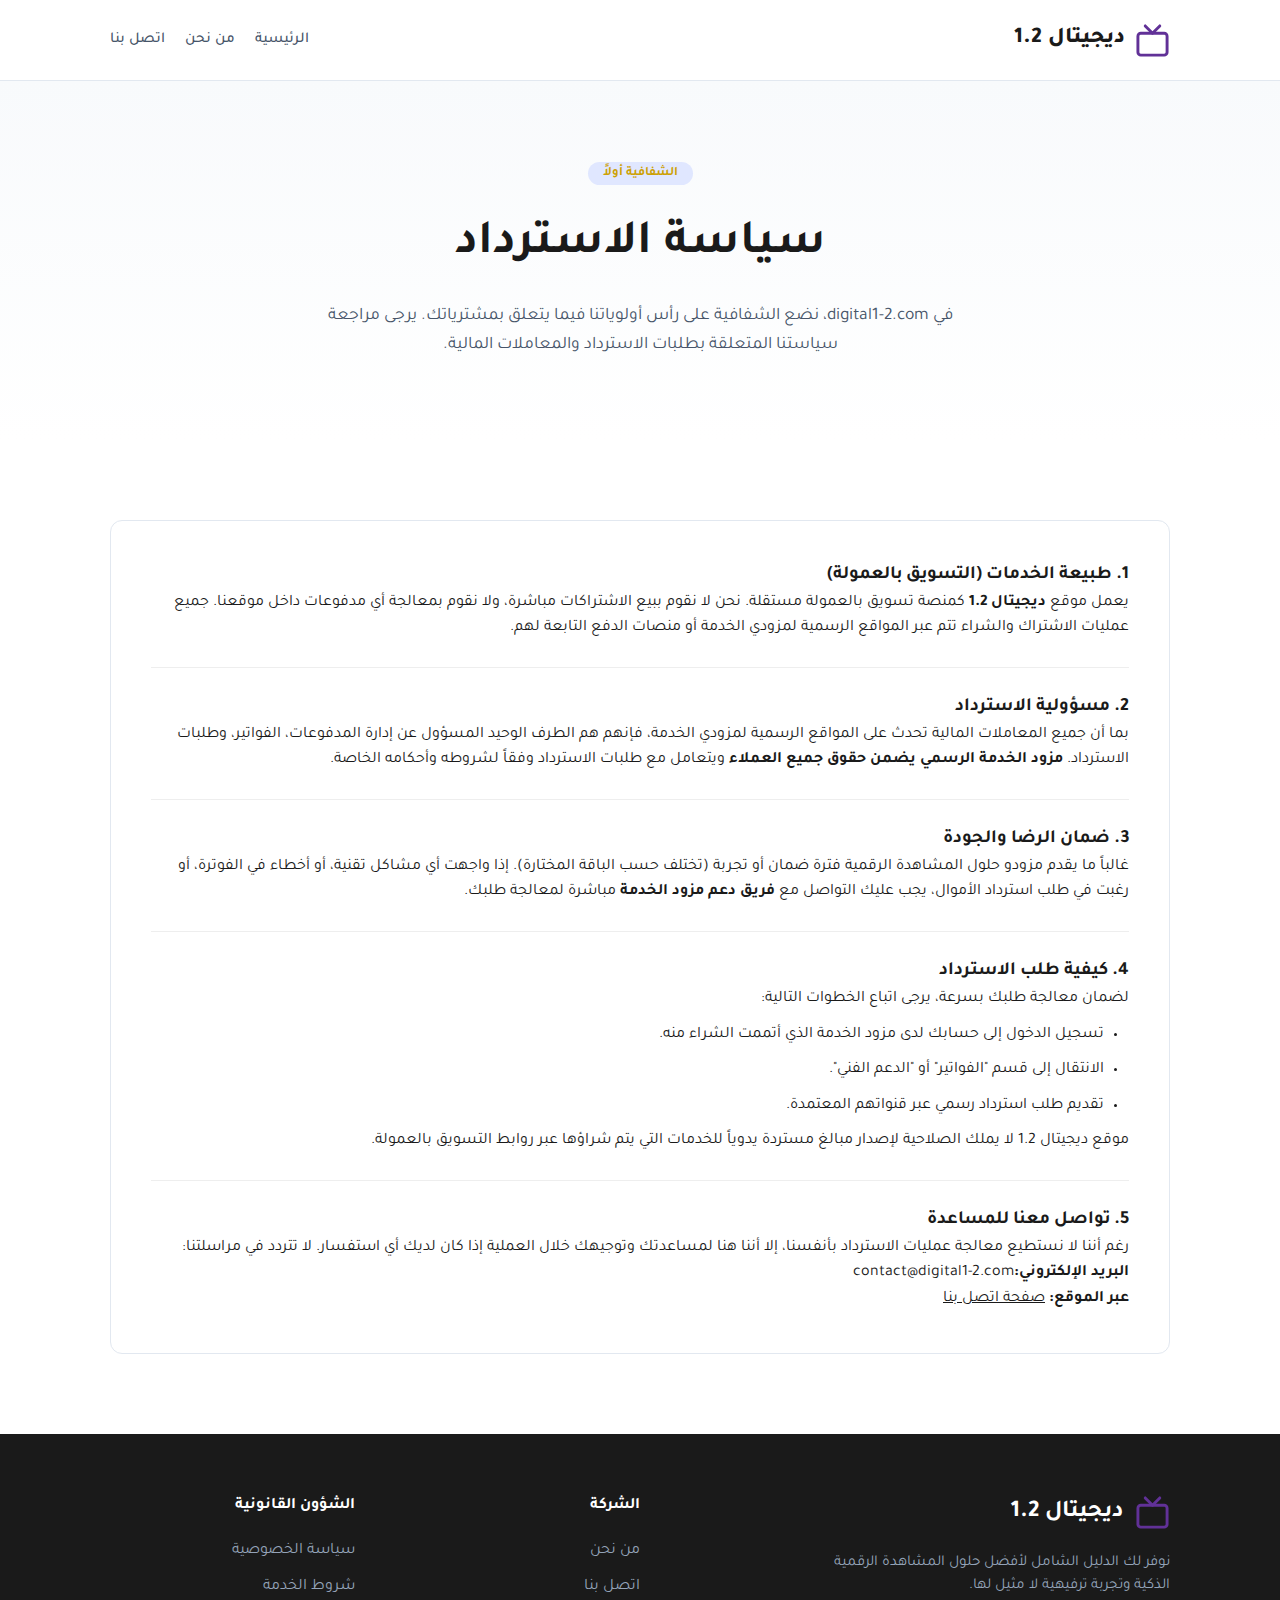
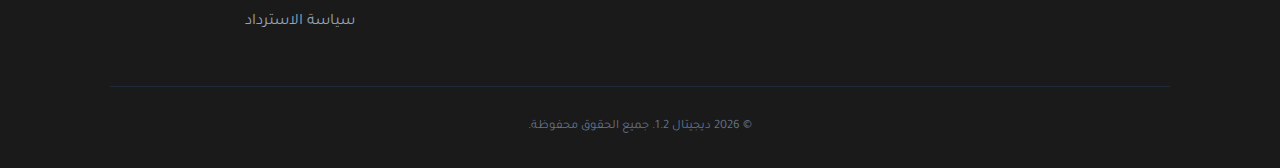
<file: pages/refund-policy.html>
<!DOCTYPE html>
<html lang="ar" dir="rtl">
<head>
    <meta charset="UTF-8">
    <meta name="viewport" content="width=device-width, initial-scale=1.0">
    <title>سياسة الاسترداد — ديجيتال 1.2</title>
    <link rel="icon" type="image/x-icon" href="../assets/Favicon.webp">
    
    <link rel="preconnect" href="https://fonts.googleapis.com">
    <link rel="preconnect" href="https://fonts.gstatic.com" crossorigin>
    <link href="https://fonts.googleapis.com/css2?family=Tajawal:wght@400;500;700;800&display=swap" rel="stylesheet">
    
    <link rel="stylesheet" href="../assets/style.css">
    <style>
        /* تطبيق خط Tajawal */
        body {
            font-family: 'Tajawal', sans-serif !important;
        }
        h1, h2, h3, h4, .vv-logo, .vv-nav a {
            font-family: 'Tajawal', sans-serif !important;
        }
        /* تنسيق القوائم للغة العربية */
        .vv-text-block ul {
            margin-right: 25px;
            margin-left: 0;
            margin-top: 10px;
        }
        .vv-text-block li {
            margin-bottom: 10px;
        }
    </style>
</head>
<body>

<header class="vv-header">
    <div class="vv-container vv-header-inner">
        <a href="../" class="vv-logo">
            <img src="../assets/Logo.svg" alt="شعار ديجيتال 1.2">
            <span>ديجيتال 1.2</span>
        </a>
        <nav class="vv-nav">
            <a href="../">الرئيسية</a>
            <a href="./about-us">من نحن</a>
            <a href="./contact-us">اتصل بنا</a>
        </nav>
    </div>
</header>

<main>
    <section class="vv-hero">
        <div class="vv-container">
            <span class="vv-badge">الشفافية أولاً</span>
            <h1>سياسة الاسترداد</h1>
            <p>في digital1-2.com، نضع الشفافية على رأس أولوياتنا فيما يتعلق بمشترياتك. يرجى مراجعة سياستنا المتعلقة بطلبات الاسترداد والمعاملات المالية.</p>
        </div>
    </section>

    <section class="vv-section">
        <div class="vv-container vv-narrow-content">
            <div class="vv-card-simple" style="text-align: right; padding: 40px;">
                
                <div class="vv-text-block">
                    <h3>1. طبيعة الخدمات (التسويق بالعمولة)</h3>
                    <p>يعمل موقع <strong>ديجيتال 1.2</strong> كمنصة تسويق بالعمولة مستقلة. نحن لا نقوم ببيع الاشتراكات مباشرة، ولا نقوم بمعالجة أي مدفوعات داخل موقعنا. جميع عمليات الاشتراك والشراء تتم عبر المواقع الرسمية لمزودي الخدمة أو منصات الدفع التابعة لهم.</p>

                    <hr style="margin: 25px 0; border: 0; border-top: 1px solid #eee;">

                    <h3>2. مسؤولية الاسترداد</h3>
                    <p>بما أن جميع المعاملات المالية تحدث على المواقع الرسمية لمزودي الخدمة، فإنهم هم الطرف الوحيد المسؤول عن إدارة المدفوعات، الفواتير، وطلبات الاسترداد. <strong>مزود الخدمة الرسمي يضمن حقوق جميع العملاء</strong> ويتعامل مع طلبات الاسترداد وفقاً لشروطه وأحكامه الخاصة.</p>

                    <hr style="margin: 25px 0; border: 0; border-top: 1px solid #eee;">

                    <h3>3. ضمان الرضا والجودة</h3>
                    <p>غالباً ما يقدم مزودو حلول المشاهدة الرقمية فترة ضمان أو تجربة (تختلف حسب الباقة المختارة). إذا واجهت أي مشاكل تقنية، أو أخطاء في الفوترة، أو رغبت في طلب استرداد الأموال، يجب عليك التواصل مع <strong>فريق دعم مزود الخدمة</strong> مباشرة لمعالجة طلبك.</p>

                    <hr style="margin: 25px 0; border: 0; border-top: 1px solid #eee;">

                    <h3>4. كيفية طلب الاسترداد</h3>
                    <p>لضمان معالجة طلبك بسرعة، يرجى اتباع الخطوات التالية:
                    <ul>
                        <li>تسجيل الدخول إلى حسابك لدى مزود الخدمة الذي أتممت الشراء منه.</li>
                        <li>الانتقال إلى قسم "الفواتير" أو "الدعم الفني".</li>
                        <li>تقديم طلب استرداد رسمي عبر قنواتهم المعتمدة.</li>
                    </ul>
                    موقع ديجيتال 1.2 لا يملك الصلاحية لإصدار مبالغ مستردة يدوياً للخدمات التي يتم شراؤها عبر روابط التسويق بالعمولة.</p>

                    <hr style="margin: 25px 0; border: 0; border-top: 1px solid #eee;">

                    <h3>5. تواصل معنا للمساعدة</h3>
                    <p>رغم أننا لا نستطيع معالجة عمليات الاسترداد بأنفسنا، إلا أننا هنا لمساعدتك وتوجيهك خلال العملية إذا كان لديك أي استفسار. لا تتردد في مراسلتنا: <br>
                    <strong>البريد الإلكتروني:</strong>contact@digital1-2.com<br>
                    <strong>عبر الموقع:</strong> <a href="./contact-us" style="color: inherit; text-decoration: underline;">صفحة اتصل بنا</a></p>
                </div>

            </div>
        </div>
    </section>
</main>

<footer class="vv-footer">
    <div class="vv-container vv-footer-inner">
        <div class="vv-footer-grid">
            <div class="vv-footer-main">
                <div class="vv-footer-brand">
                    <img src="../assets/Logo.svg" alt="شعار ديجيتال 1.2"> 
                    <span>ديجيتال 1.2</span>
                </div>
                <p class="vv-footer-text">نوفر لك الدليل الشامل لأفضل حلول المشاهدة الرقمية الذكية وتجربة ترفيهية لا مثيل لها.</p>
            </div>
            <div class="vv-footer-col">
                <h4>الشركة</h4>
                <a href="./about-us">من نحن</a>
                <a href="./contact-us">اتصل بنا</a>
            </div>
            <div class="vv-footer-col">
                <h4>الشؤون القانونية</h4>
                <a href="./privacy-policy">سياسة الخصوصية</a>
                <a href="./terms-of-service">شروط الخدمة</a>
                <a href="./refund-policy" class="active">سياسة الاسترداد</a>
            </div>
        </div>
        <div class="vv-footer-bottom">
            © 2026 ديجيتال 1.2. جميع الحقوق محفوظة.
        </div>
    </div>
</footer>

</body>

</html>
</file>
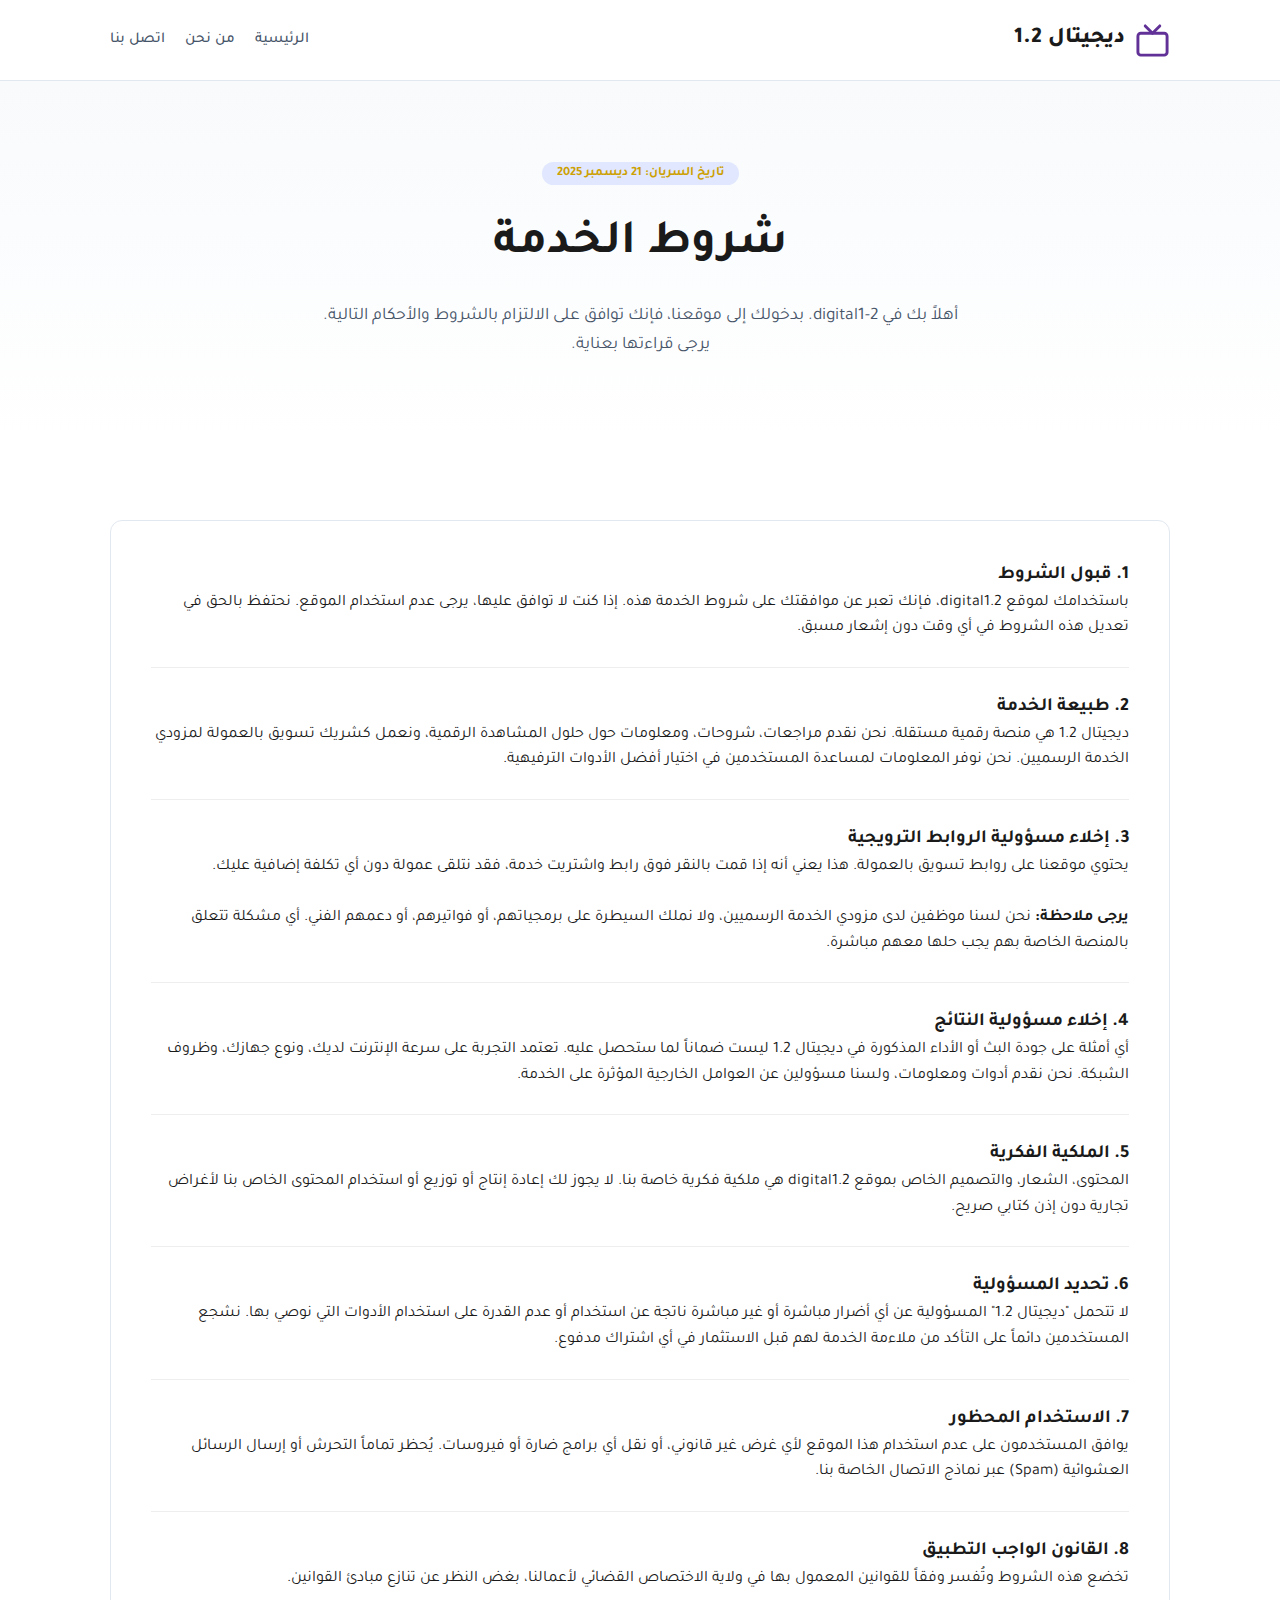
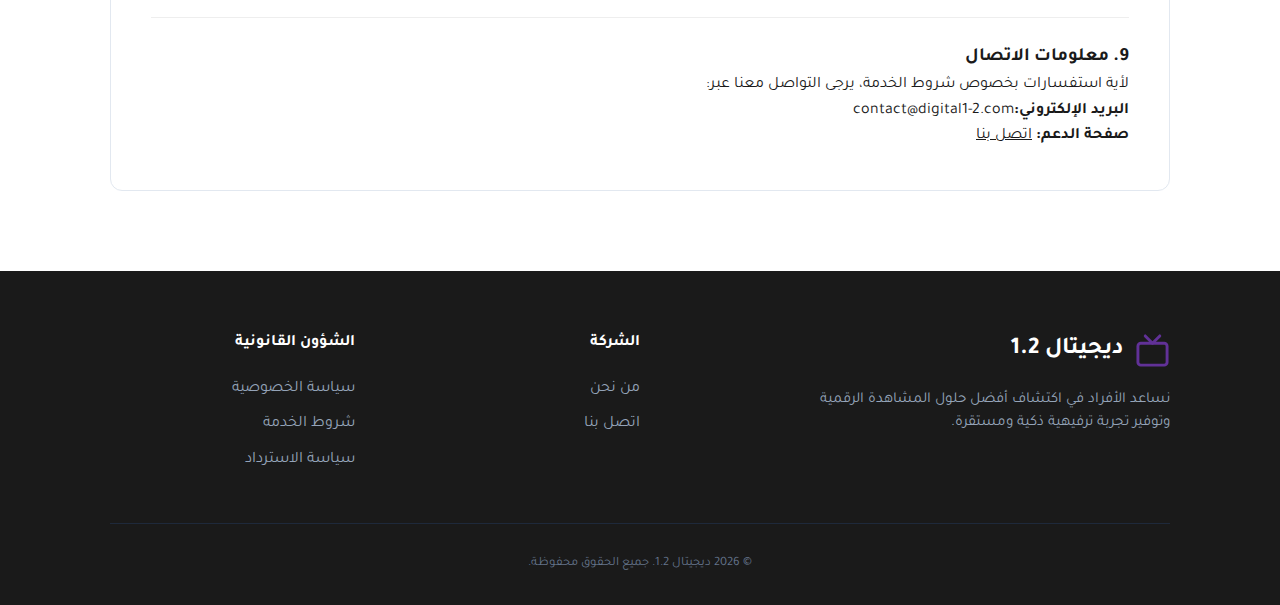
<file: pages/terms-of-service.html>
<!DOCTYPE html>
<html lang="ar" dir="rtl">
<head>
    <meta charset="UTF-8">
    <meta name="viewport" content="width=device-width, initial-scale=1.0">
    <title>شروط الخدمة — ديجيتال 1.2</title>
    <link rel="icon" type="image/x-icon" href="../assets/Favicon.webp">
    
    <link rel="preconnect" href="https://fonts.googleapis.com">
    <link rel="preconnect" href="https://fonts.gstatic.com" crossorigin>
    <link href="https://fonts.googleapis.com/css2?family=Tajawal:wght@400;500;700;800&display=swap" rel="stylesheet">
    
    <link rel="stylesheet" href="../assets/style.css">
    <style>
        /* تطبيق خط Tajawal */
        body {
            font-family: 'Tajawal', sans-serif !important;
        }
        h1, h2, h3, h4, .vv-logo, .vv-nav a {
            font-family: 'Tajawal', sans-serif !important;
        }
        /* ضبط المحاذاة لليمين */
        .vv-text-block {
            text-align: right;
        }
    </style>
</head>
<body>

<header class="vv-header">
    <div class="vv-container vv-header-inner">
        <a href="../" class="vv-logo">
            <img src="../assets/Logo.svg" alt="شعار ديجيتال 1.2">
            <span>ديجيتال 1.2</span>
        </a>
        <nav class="vv-nav">
            <a href="../">الرئيسية</a>
            <a href="./about-us">من نحن</a>
            <a href="./contact-us">اتصل بنا</a>
        </nav>
    </div>
</header>

<main>
    <section class="vv-hero">
        <div class="vv-container">
            <span class="vv-badge">تاريخ السريان: 21 ديسمبر 2025</span>
            <h1>شروط الخدمة</h1>
            <p>أهلاً بك في digital1-2. بدخولك إلى موقعنا، فإنك توافق على الالتزام بالشروط والأحكام التالية. يرجى قراءتها بعناية.</p>
        </div>
    </section>

    <section class="vv-section">
        <div class="vv-container vv-narrow-content">
            <div class="vv-card-simple" style="padding: 40px;">
                
                <div class="vv-text-block">
                    <h3>1. قبول الشروط</h3>
                    <p>باستخدامك لموقع digital1.2، فإنك تعبر عن موافقتك على شروط الخدمة هذه. إذا كنت لا توافق عليها، يرجى عدم استخدام الموقع. نحتفظ بالحق في تعديل هذه الشروط في أي وقت دون إشعار مسبق.</p>

                    <hr style="margin: 25px 0; border: 0; border-top: 1px solid #eee;">

                    <h3>2. طبيعة الخدمة</h3>
                    <p>ديجيتال 1.2 هي منصة رقمية مستقلة. نحن نقدم مراجعات، شروحات، ومعلومات حول حلول المشاهدة الرقمية، ونعمل كشريك تسويق بالعمولة لمزودي الخدمة الرسميين. نحن نوفر المعلومات لمساعدة المستخدمين في اختيار أفضل الأدوات الترفيهية.</p>

                    <hr style="margin: 25px 0; border: 0; border-top: 1px solid #eee;">

                    <h3>3. إخلاء مسؤولية الروابط الترويجية</h3>
                    <p>يحتوي موقعنا على روابط تسويق بالعمولة. هذا يعني أنه إذا قمت بالنقر فوق رابط واشتريت خدمة، فقد نتلقى عمولة دون أي تكلفة إضافية عليك.
                    <br><br>
                    <strong>يرجى ملاحظة:</strong> نحن لسنا موظفين لدى مزودي الخدمة الرسميين، ولا نملك السيطرة على برمجياتهم، أو فواتيرهم، أو دعمهم الفني. أي مشكلة تتعلق بالمنصة الخاصة بهم يجب حلها معهم مباشرة.</p>

                    <hr style="margin: 25px 0; border: 0; border-top: 1px solid #eee;">

                    <h3>4. إخلاء مسؤولية النتائج</h3>
                    <p>أي أمثلة على جودة البث أو الأداء المذكورة في ديجيتال 1.2 ليست ضماناً لما ستحصل عليه. تعتمد التجربة على سرعة الإنترنت لديك، ونوع جهازك، وظروف الشبكة. نحن نقدم أدوات ومعلومات، ولسنا مسؤولين عن العوامل الخارجية المؤثرة على الخدمة.</p>

                    <hr style="margin: 25px 0; border: 0; border-top: 1px solid #eee;">

                    <h3>5. الملكية الفكرية</h3>
                    <p>المحتوى، الشعار، والتصميم الخاص بموقع digital1.2 هي ملكية فكرية خاصة بنا. لا يجوز لك إعادة إنتاج أو توزيع أو استخدام المحتوى الخاص بنا لأغراض تجارية دون إذن كتابي صريح.</p>

                    <hr style="margin: 25px 0; border: 0; border-top: 1px solid #eee;">

                    <h3>6. تحديد المسؤولية</h3>
                    <p>لا تتحمل "ديجيتال 1.2" المسؤولية عن أي أضرار مباشرة أو غير مباشرة ناتجة عن استخدام أو عدم القدرة على استخدام الأدوات التي نوصي بها. نشجع المستخدمين دائماً على التأكد من ملاءمة الخدمة لهم قبل الاستثمار في أي اشتراك مدفوع.</p>

                    <hr style="margin: 25px 0; border: 0; border-top: 1px solid #eee;">

                    <h3>7. الاستخدام المحظور</h3>
                    <p>يوافق المستخدمون على عدم استخدام هذا الموقع لأي غرض غير قانوني، أو نقل أي برامج ضارة أو فيروسات. يُحظر تماماً التحرش أو إرسال الرسائل العشوائية (Spam) عبر نماذج الاتصال الخاصة بنا.</p>

                    <hr style="margin: 25px 0; border: 0; border-top: 1px solid #eee;">

                    <h3>8. القانون الواجب التطبيق</h3>
                    <p>تخضع هذه الشروط وتُفسر وفقاً للقوانين المعمول بها في ولاية الاختصاص القضائي لأعمالنا، بغض النظر عن تنازع مبادئ القوانين.</p>

                    <hr style="margin: 25px 0; border: 0; border-top: 1px solid #eee;">

                    <h3>9. معلومات الاتصال</h3>
                    <p>لأية استفسارات بخصوص شروط الخدمة، يرجى التواصل معنا عبر:<br>
                    <strong>البريد الإلكتروني:</strong>contact@digital1-2.com<br>
                    <strong>صفحة الدعم:</strong> <a href="./contact-us" style="color: inherit; text-decoration: underline;">اتصل بنا</a></p>
                </div>

            </div>
        </div>
    </section>
</main>

<footer class="vv-footer">
    <div class="vv-container vv-footer-inner">
        <div class="vv-footer-grid">
            <div class="vv-footer-main">
                <div class="vv-footer-brand">
                    <img src="../assets/Logo.svg" alt="شعار ديجيتال 1.2"> 
                    <span>ديجيتال 1.2</span>
                </div>
                <p class="vv-footer-text">نساعد الأفراد في اكتشاف أفضل حلول المشاهدة الرقمية وتوفير تجربة ترفيهية ذكية ومستقرة.</p>
            </div>
            <div class="vv-footer-col">
                <h4>الشركة</h4>
                <a href="./about-us">من نحن</a>
                <a href="./contact-us">اتصل بنا</a>
            </div>
            <div class="vv-footer-col">
                <h4>الشؤون القانونية</h4>
                <a href="./privacy-policy">سياسة الخصوصية</a>
                <a href="./terms-of-service" class="active">شروط الخدمة</a>
                <a href="./refund-policy">سياسة الاسترداد</a>
            </div>
        </div>
        <div class="vv-footer-bottom">
            © 2026 ديجيتال 1.2. جميع الحقوق محفوظة.
        </div>
    </div>
</footer>

</body>

</html>
</file>
<file: assets/style.css>
/* ================= GLOBAL RESET ================= */
*, *::before, *::after {
    box-sizing: border-box;
    margin: 0;
    padding: 0;
}

:root {
    --primary: #cda105;
    --dark: #1a1a1a;
    --slate: #475569;
    --light-bg: #f8fafc;
    --border: #e2e8f0;
}

body {
    font-family: system-ui, -apple-system, sans-serif;
    background: #ffffff;
    color: var(--dark);
    line-height: 1.6;
}

.vv-container {
    max-width: 1100px;
    margin: auto;
    padding: 0 20px;
}

/* ================= HEADER ================= */
.vv-header {
    background: #ffffff;
    border-bottom: 1px solid var(--border);
    position: sticky;
    top: 0;
    z-index: 1000;
}

.vv-header-inner {
    display: flex;
    justify-content: space-between;
    align-items: center;
    height: 80px;
}

.vv-logo {
    display: flex;
    align-items: center;
    gap: 10px;
    font-weight: 800;
    font-size: 1.4rem;
    text-decoration: none;
    color: var(--dark);
}

.vv-logo img { height: 35px; }

.vv-nav {
    display: flex;
    gap: 20px;
}

.vv-nav a {
    text-decoration: none;
    color: var(--slate);
    font-weight: 500;
    font-size: 0.95rem;
    transition: color 0.2s;
}

.vv-nav a.active, .vv-nav a:hover { color: var(--primary); }

/* ================= HERO ================= */
.vv-hero {
    padding: 80px 0;
    text-align: center;
    background: linear-gradient(180deg, #f8fafc 0%, #ffffff 100%);
}

.vv-badge {
    background: #e0e7ff;
    color: var(--primary);
    padding: 5px 15px;
    border-radius: 20px;
    font-size: 0.8rem;
    font-weight: 700;
}

.vv-hero h1 {
    font-size: clamp(2rem, 5vw, 3rem);
    margin: 20px 0;
    color: var(--dark);
}

.vv-hero p {
    max-width: 650px;
    margin: auto;
    color: var(--slate);
    font-size: 1.1rem;
}

/* ================= SECTIONS & CARDS ================= */
.vv-section { padding: 80px 0; }
.vv-bg-light { background: var(--light-bg); }

.vv-grid-2 {
    display: grid;
    grid-template-columns: 1fr 1fr;
    gap: 30px;
}

.vv-card-simple {
    padding: 30px;
    border: 1px solid var(--border);
    border-radius: 12px;
    background: white;
}

.vv-icon-box { font-size: 2rem; margin-bottom: 15px; }

.vv-section-header { text-align: center; margin-bottom: 40px; }

.vv-features-grid {
    display: grid;
    grid-template-columns: repeat(auto-fit, minmax(250px, 1fr));
    gap: 15px;
}

.vv-feature-item {
    display: flex;
    align-items: center;
    gap: 10px;
    background: white;
    padding: 15px;
    border-radius: 8px;
    border: 1px solid var(--border);
}

.vv-check { color: #10b981; font-weight: bold; }

.vv-disclaimer {
    margin-top: 40px;
    padding: 25px;
    background: #fff7ed;
    border: 1px solid #fed7aa;
    border-radius: 10px;
}

.vv-disclaimer-title { font-weight: 700; color: #9a3412; margin-bottom: 10px; }

/* ================= FOOTER ================= */
.vv-footer {
    background: var(--dark);
    color: #cbd5e1;
    padding: 60px 0 30px;
}

.vv-footer-grid {
    display: grid;
    grid-template-columns: 2fr 1fr 1fr;
    gap: 40px;
    padding-bottom: 40px;
    border-bottom: 1px solid #1e293b;
}

.vv-footer-brand {
    display: flex;
    align-items: center;
    gap: 12px;
    font-size: 1.5rem;
    font-weight: 700;
    color: #ffffff;
    margin-bottom: 20px;
}

.vv-footer-brand img {
    height: 35px;
}

.vv-footer-text {
    max-width: 350px;
    line-height: 1.5;
    font-size: 0.95rem;
    color: #94a3b8;
}

.vv-footer-col h4 { color: white; margin-bottom: 20px; }
.vv-footer-col a { display: block; color: #94a3b8; text-decoration: none; margin-bottom: 10px; transition: 0.2s; }
.vv-footer-col a:hover { color: var(--primary); }

.vv-footer-bottom { text-align: center; padding-top: 30px; font-size: 0.8rem; color: #64748b; }

/* ================= MOBILE OPTIMIZATION ================= */
@media (max-width: 768px) {
    .vv-header-inner {
        flex-direction: column;
        height: auto;
        padding: 15px 0;
        gap: 15px;
    }

    .vv-nav {
        width: 100%;
        justify-content: center;
        border-top: 1px solid var(--border);
        padding-top: 15px;
        gap: 15px;
    }

    .vv-nav a { font-size: 0.85rem; }

    .vv-grid-2 { grid-template-columns: 1fr; }
    
    .vv-footer-grid { 
        grid-template-columns: 1fr; 
        text-align: center; 
        gap: 30px;
    }

    .vv-footer-brand {
        justify-content: center; 
    }

    .vv-footer-main {
        display: flex;
        flex-direction: column;
        align-items: center;
    }

    .vv-footer-text {
        margin: 0 auto;
    }
}
</file>
